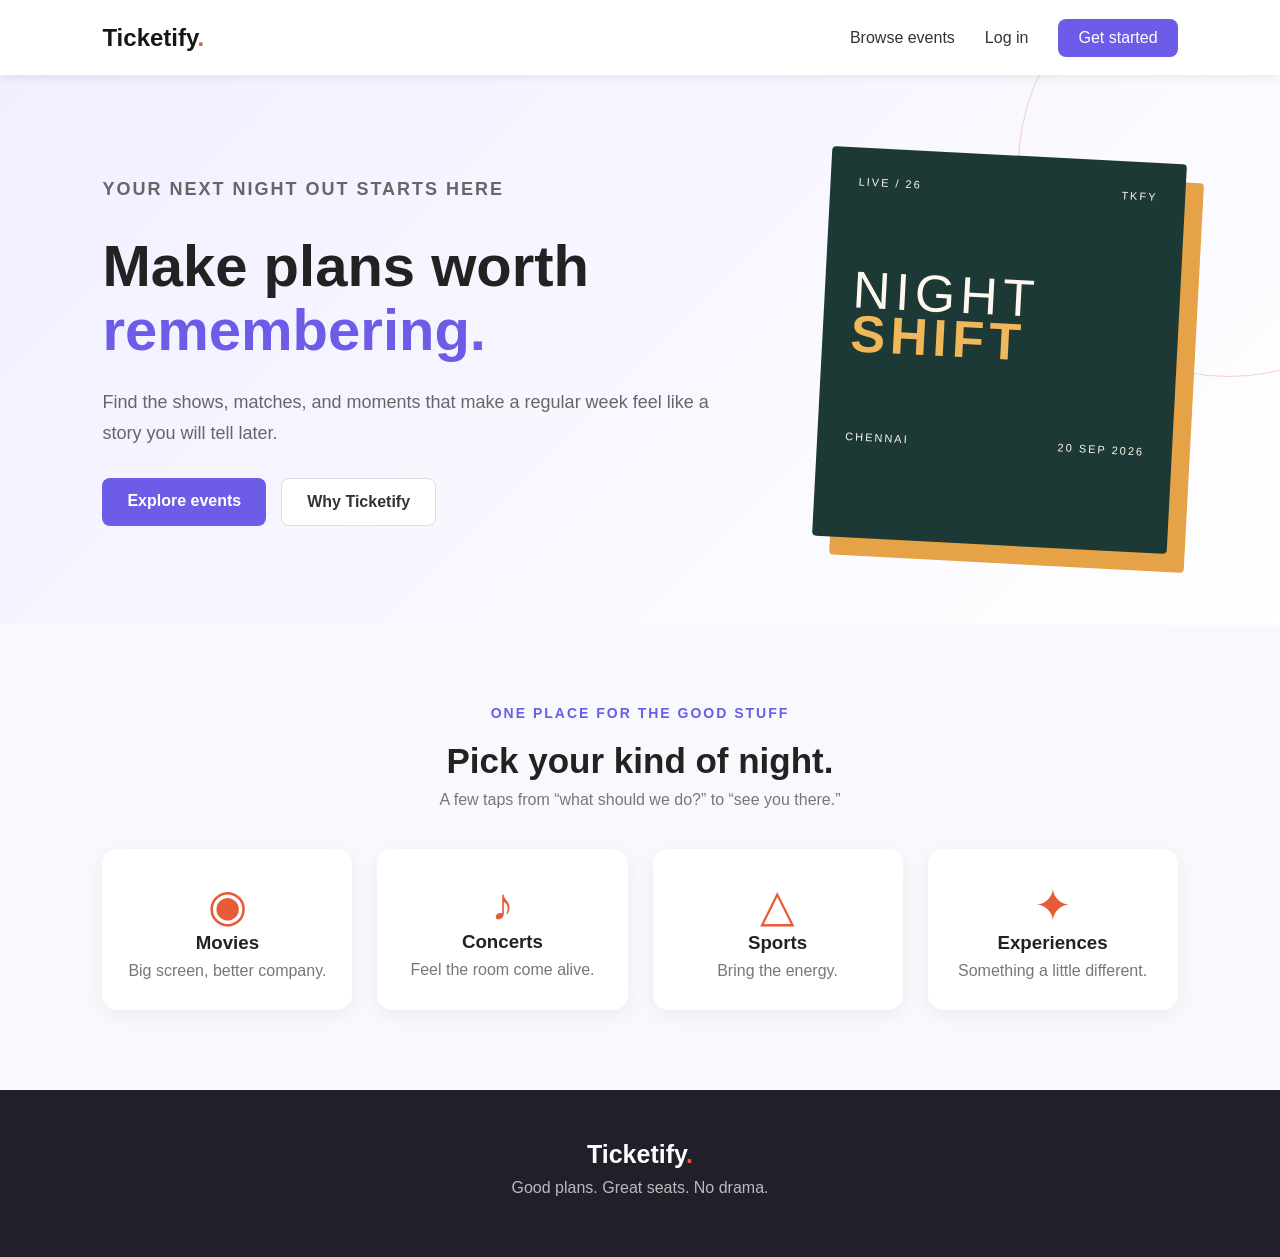
<file: index.html>
<!DOCTYPE html>
<html lang="en">
<head>
    <meta charset="UTF-8">
    <meta name="viewport" content="width=device-width, initial-scale=1.0">
    <link rel="stylesheet" href="css/style.css">
    <title>Ticketify | Live for the moment</title>
</head>
<body>
    <header class="navbar">
        <a class="logo" href="index.html">Ticketify<span>.</span></a>
        <nav>
            <a href="events.html">Browse events</a>
            <a href="login.html">Log in</a>
            <a href="register.html" class="nav-button">Get started</a>
        </nav>
    </header>

    <main>
        <section class="hero home-hero">
            <div class="hero-content">
                <p class="small-title">YOUR NEXT NIGHT OUT STARTS HERE</p>
                <h1>Make plans worth <span>remembering.</span></h1>
                <p>Find the shows, matches, and moments that make a regular week feel like a story you will tell later.</p>
                <div class="hero-buttons">
                    <a href="events.html" class="primary-button">Explore events</a>
                    <a href="#why-ticketify" class="secondary-button">Why Ticketify</a>
                </div>
            </div>
            <div class="hero-ticket" aria-label="Featured event preview">
                <div class="ticket-top"><span>LIVE / 26</span><span>TKFY</span></div>
                <div class="ticket-art">NIGHT<br><strong>SHIFT</strong></div>
                <div class="ticket-meta"><span>CHENNAI</span><span>20 SEP 2026</span></div>
            </div>
        </section>

        <section class="categories" id="why-ticketify">
            <p class="small-title">ONE PLACE FOR THE GOOD STUFF</p>
            <h2>Pick your kind of night.</h2>
            <p class="section-description">A few taps from “what should we do?” to “see you there.”</p>
            <div class="category-container">
                <a class="category-card" href="events.html?category=Movies"><span class="category-icon">◉</span><h3>Movies</h3><p>Big screen, better company.</p></a>
                <a class="category-card" href="events.html?category=Concerts"><span class="category-icon">♪</span><h3>Concerts</h3><p>Feel the room come alive.</p></a>
                <a class="category-card" href="events.html?category=Sports"><span class="category-icon">△</span><h3>Sports</h3><p>Bring the energy.</p></a>
                <a class="category-card" href="events.html?category=Events"><span class="category-icon">✦</span><h3>Experiences</h3><p>Something a little different.</p></a>
            </div>
        </section>
    </main>

    <footer><h3>Ticketify<span>.</span></h3><p>Good plans. Great seats. No drama.</p></footer>
</body>
</html>
</file>
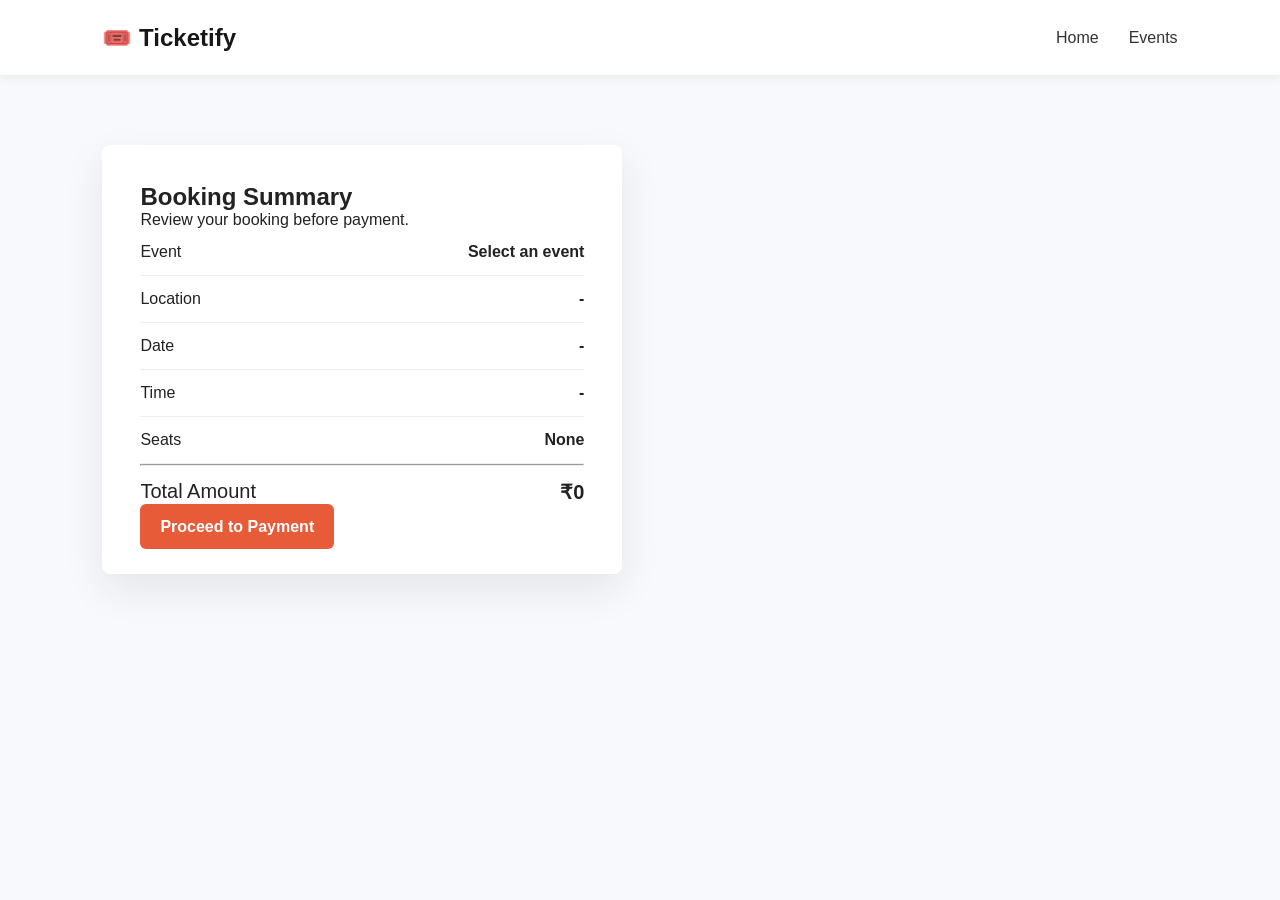
<file: booking.html>
<!DOCTYPE html>
<html lang="en">

<head>

    <meta charset="UTF-8">

    <meta name="viewport" content="width=device-width, initial-scale=1.0">

    <title>Booking Summary - Ticketify</title>

    <link rel="stylesheet" href="css/style.css">

</head>

<body>


<header class="navbar">

    <div class="logo">🎟️ Ticketify</div>

    <nav>

        <a href="index.html">Home</a>
        <a href="events.html">Events</a>

    </nav>

</header>



<section class="booking-section">

    <div class="booking-card">

        <h1>Booking Summary</h1>

        <p>Review your booking before payment.</p>


        <div class="summary-row">

            <span>Event</span>

            <strong id="bookingEvent">Movie Night</strong>

        </div>


        <div class="summary-row">

            <span>Location</span>

            <strong id="bookingLocation">Chennai</strong>

        </div>


        <div class="summary-row">

            <span>Date</span>

            <strong id="bookingDate">20 September 2026</strong>

        </div>


        <div class="summary-row">

            <span>Time</span>

            <strong id="bookingTime">7:00 PM</strong>

        </div>


        <div class="summary-row">

            <span>Seats</span>

            <strong id="bookingSeats">None</strong>

        </div>


        <hr>


        <div class="summary-total">

            <span>Total Amount</span>

            <strong id="bookingTotal">₹0</strong>

        </div>


        <a href="payment.html" class="form-button">
            Proceed to Payment
        </a>

    </div>

</section>

<script>
    const booking = JSON.parse(localStorage.getItem("booking") || "{}");
    const seats = JSON.parse(localStorage.getItem("selectedSeats") || "[]");
    const total = seats.length * (Number(booking.price) || 0);
    document.getElementById("bookingEvent").textContent = booking.title || "Select an event";
    document.getElementById("bookingLocation").textContent = booking.location || "-";
    document.getElementById("bookingDate").textContent = booking.date || "-";
    document.getElementById("bookingTime").textContent = booking.time || "-";
    document.getElementById("bookingSeats").textContent = seats.join(", ") || "None";
    document.getElementById("bookingTotal").textContent = `₹${total}`;
    if (!seats.length) document.querySelector(".form-button").style.pointerEvents = "none";
</script>


</body>
</html>
</file>
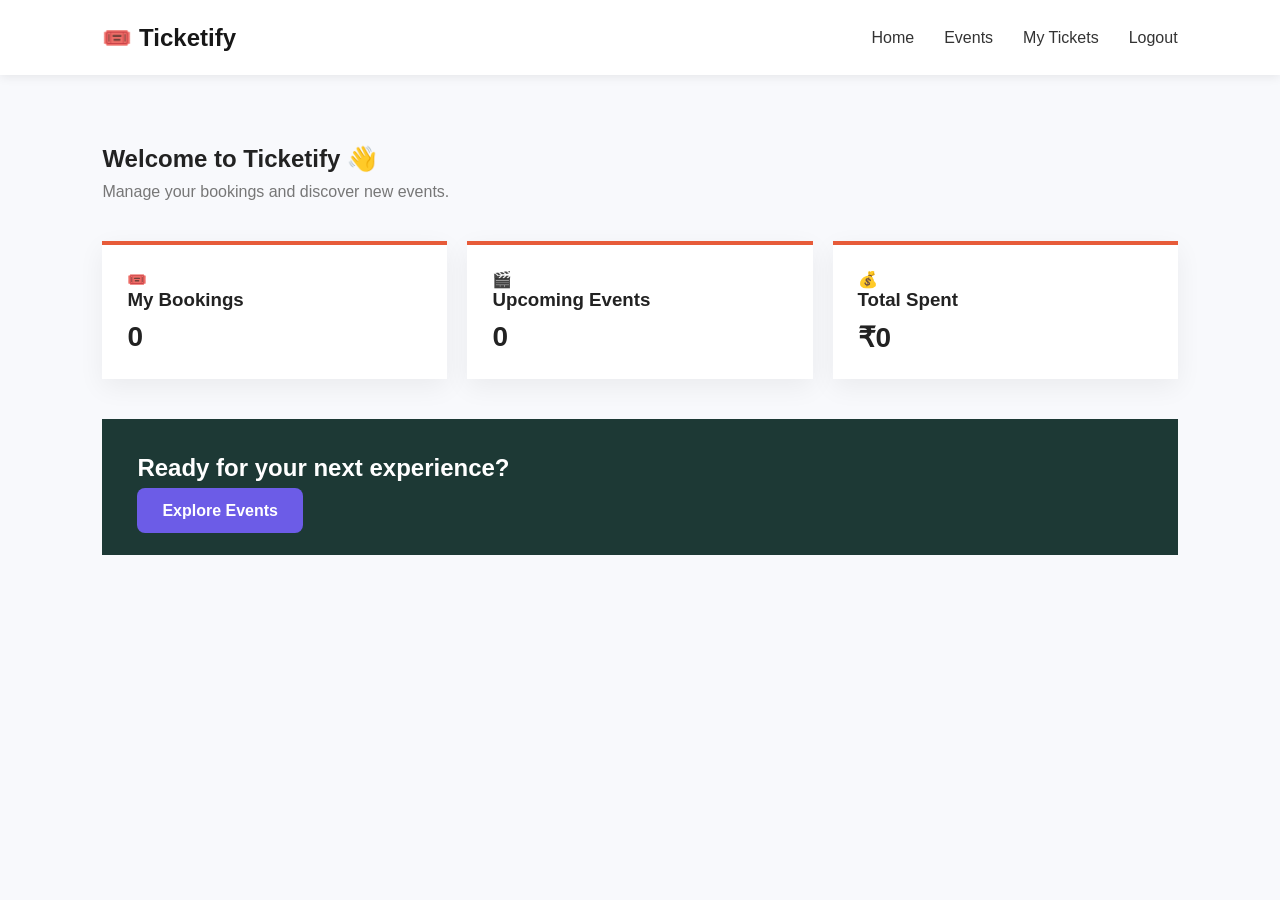
<file: dashboard.html>
<!DOCTYPE html>
<html lang="en">

<head>

    <meta charset="UTF-8">

    <meta name="viewport" content="width=device-width, initial-scale=1.0">

    <title>Dashboard - Ticketify</title>

    <link rel="stylesheet" href="css/style.css">

</head>

<body>


<header class="navbar">

    <div class="logo">🎟️ Ticketify</div>

    <nav>

        <a href="index.html">Home</a>

        <a href="events.html">Events</a>

        <a href="ticket.html">My Tickets</a>

        <a href="login.html">Logout</a>

    </nav>

</header>



<section class="dashboard">

    <h1>Welcome to Ticketify 👋</h1>

    <p>Manage your bookings and discover new events.</p>


    <div class="dashboard-cards">


        <div class="dashboard-card">

            <div class="dashboard-icon">🎟️</div>

            <h3>My Bookings</h3>

            <p id="bookingCount">0</p>

        </div>


        <div class="dashboard-card">

            <div class="dashboard-icon">🎬</div>

            <h3>Upcoming Events</h3>

            <p id="upcomingCount">0</p>

        </div>


        <div class="dashboard-card">

            <div class="dashboard-icon">💰</div>

            <h3>Total Spent</h3>

            <p id="totalSpent">₹0</p>

        </div>


    </div>


    <div class="dashboard-action">

        <h2>Ready for your next experience?</h2>

        <a href="events.html" class="primary-button">
            Explore Events
        </a>

    </div>

</section>

<script>
    const userName = localStorage.getItem("userName");
    const confirmed = JSON.parse(localStorage.getItem("confirmedBooking") || "null");
    if (userName) document.querySelector(".dashboard > p").textContent = `Good to see you, ${userName}. Your next plan is close.`;
    if (confirmed) {
        document.getElementById("bookingCount").textContent = "1";
        document.getElementById("upcomingCount").textContent = "1";
        document.getElementById("totalSpent").textContent = `₹${confirmed.total}`;
    }
</script>


</body>
</html>
</file>
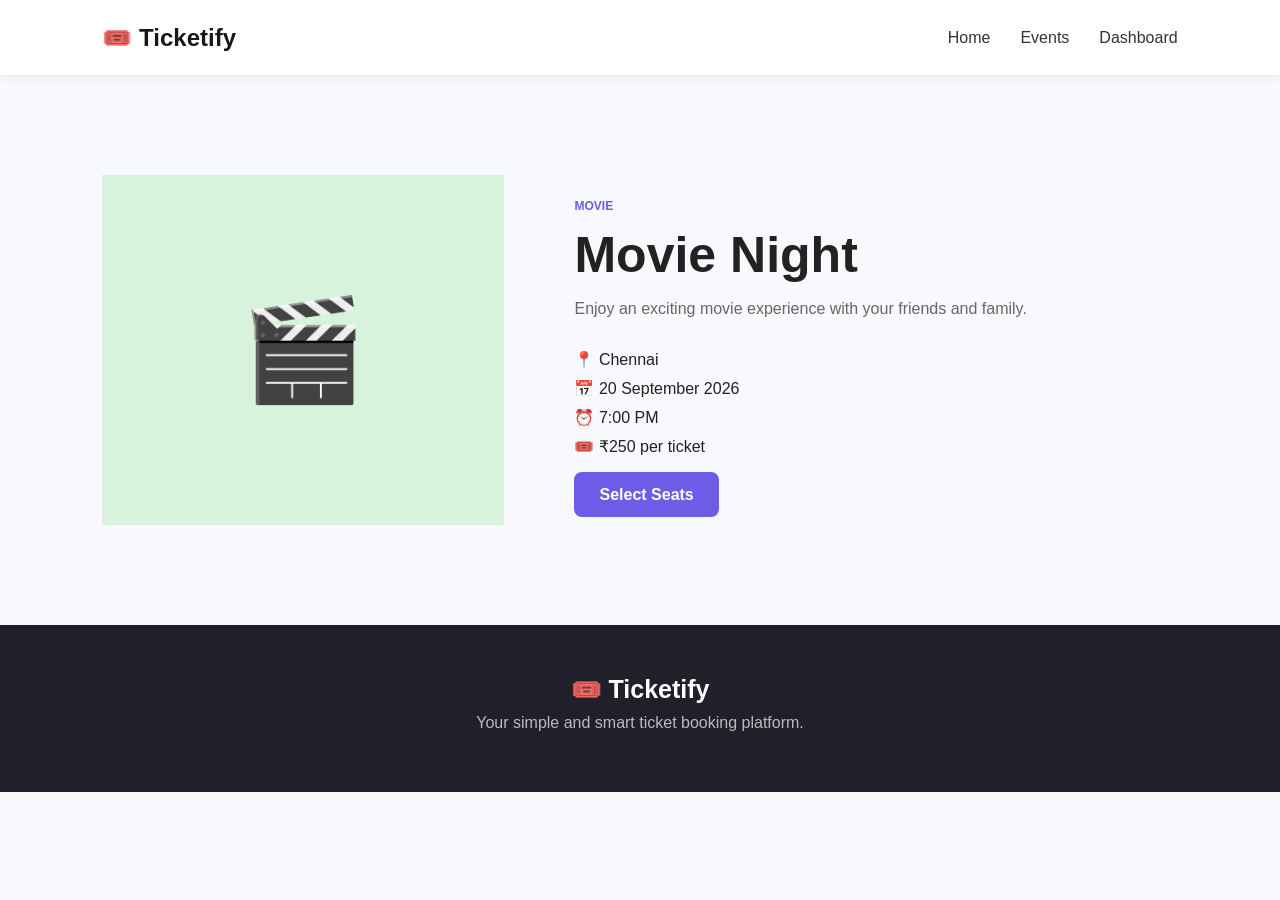
<file: events-details.html>
<!DOCTYPE html>
<html lang="en">

<head>

    <meta charset="UTF-8">

    <meta name="viewport" content="width=device-width, initial-scale=1.0">

    <title>Event Details - Ticketify</title>

    <link rel="stylesheet" href="css/style.css">

</head>

<body>


<header class="navbar">

    <div class="logo">🎟️ Ticketify</div>

    <nav>

        <a href="index.html">Home</a>
        <a href="events.html">Events</a>
        <a href="dashboard.html">Dashboard</a>

    </nav>

</header>



<section class="details-section">

    <div class="details-image">
        🎬
    </div>


    <div class="details-content">

        <span class="event-category">
            MOVIE
        </span>

        <h1>Movie Night</h1>

        <p class="details-description">
            Enjoy an exciting movie experience with your friends
            and family.
        </p>


        <div class="details-info">

            <p>📍 Chennai</p>

            <p>📅 20 September 2026</p>

            <p>⏰ 7:00 PM</p>

            <p>🎟️ ₹250 per ticket</p>

        </div>


        <a href="seats.html" class="primary-button" id="selectSeatsLink">
            Select Seats
        </a>

    </div>

</section>

<script>
    const events = {
        movie: { category: "MOVIE", title: "Movie Night", description: "Enjoy an exciting movie experience with your friends and family.", location: "Chennai", date: "20 September 2026", time: "7:00 PM", price: 250, icon: "🎬" },
        concert: { category: "CONCERT", title: "Music Festival", description: "A full evening of live music, bright lights, and unforgettable sets.", location: "Chennai", date: "25 September 2026", time: "6:30 PM", price: 500, icon: "🎵" },
        sports: { category: "SPORTS", title: "Cricket Match", description: "Catch the action live and cheer for every boundary from the stands.", location: "Chennai", date: "30 September 2026", time: "4:00 PM", price: 300, icon: "🏏" }
    };
    const event = events[new URLSearchParams(window.location.search).get("event")] || events.movie;
    document.querySelector(".event-category").textContent = event.category;
    document.querySelector(".details-image").textContent = event.icon;
    document.querySelector(".details-content h1").textContent = event.title;
    document.querySelector(".details-description").textContent = event.description;
    document.querySelector(".details-info").innerHTML = `<p>📍 ${event.location}</p><p>📅 ${event.date}</p><p>⏰ ${event.time}</p><p>🎟️ ₹${event.price} per ticket</p>`;
    document.title = `${event.title} - Ticketify`;
    localStorage.setItem("booking", JSON.stringify(event));
</script>



<footer>

    <h3>🎟️ Ticketify</h3>

    <p>Your simple and smart ticket booking platform.</p>

</footer>


</body>
</html>
</file>
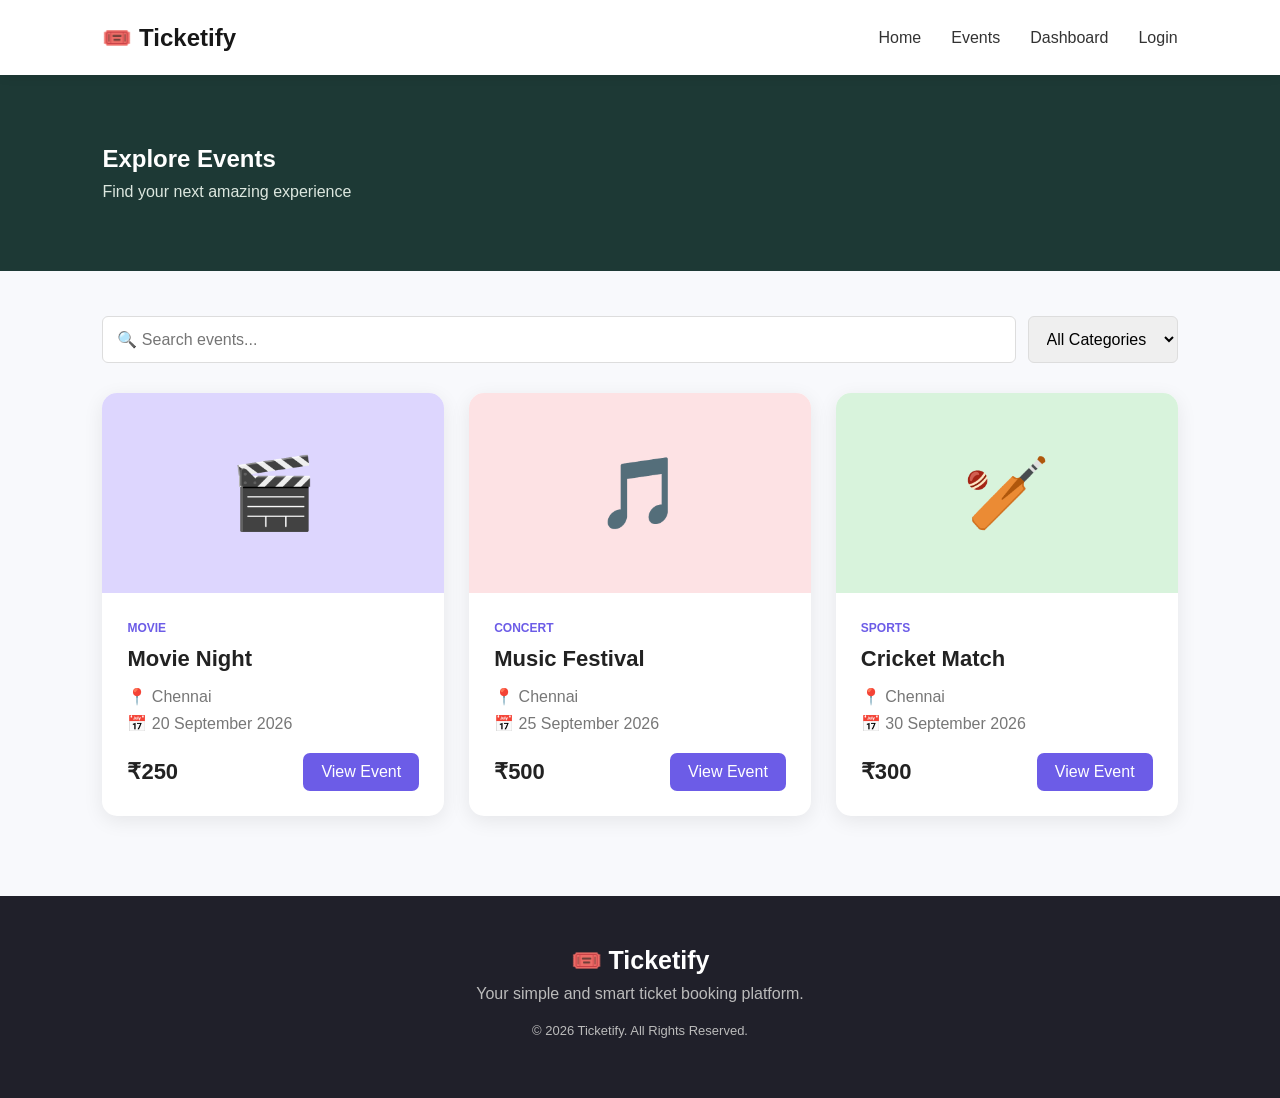
<file: events.html>
<!DOCTYPE html>
<html lang="en">

<head>

    <meta charset="UTF-8">

    <meta name="viewport" content="width=device-width, initial-scale=1.0">

    <title>Events - Ticketify</title>

    <link rel="stylesheet" href="css/style.css">

</head>

<body>


<header class="navbar">

    <div class="logo">
        🎟️ Ticketify
    </div>

    <nav>

        <a href="index.html">Home</a>

        <a href="events.html">Events</a>

        <a href="dashboard.html">Dashboard</a>

        <a href="login.html">Login</a>

    </nav>

</header>



<section class="page-header">

    <h1>Explore Events</h1>

    <p>Find your next amazing experience</p>

</section>



<section class="events-page">

    <div class="search-box">

        <input
            type="text"
            placeholder="🔍 Search events..."
            id="searchEvent"
        >

        <select>

            <option>All Categories</option>

            <option>Movies</option>

            <option>Concerts</option>

            <option>Sports</option>

            <option>Events</option>

        </select>

    </div>



    <div class="event-container">


        <div class="event-card">

            <div class="event-image movie-image">
                🎬
            </div>

            <div class="event-content">

                <span class="event-category">
                    MOVIE
                </span>

                <h3>Movie Night</h3>

                <p>📍 Chennai</p>

                <p>📅 20 September 2026</p>

                <div class="event-bottom">

                    <strong>₹250</strong>

                    <a href="events-details.html?event=movie">
                        View Event
                    </a>

                </div>

            </div>

        </div>



        <div class="event-card">

            <div class="event-image concert-image">
                🎵
            </div>

            <div class="event-content">

                <span class="event-category">
                    CONCERT
                </span>

                <h3>Music Festival</h3>

                <p>📍 Chennai</p>

                <p>📅 25 September 2026</p>

                <div class="event-bottom">

                    <strong>₹500</strong>

                    <a href="events-details.html?event=concert">
                        View Event
                    </a>

                </div>

            </div>

        </div>



        <div class="event-card">

            <div class="event-image sports-image">
                🏏
            </div>

            <div class="event-content">

                <span class="event-category">
                    SPORTS
                </span>

                <h3>Cricket Match</h3>

                <p>📍 Chennai</p>

                <p>📅 30 September 2026</p>

                <div class="event-bottom">

                    <strong>₹300</strong>

                    <a href="events-details.html?event=sports">
                        View Event
                    </a>

                </div>

            </div>

        </div>


    </div>

</section>


<footer>

    <h3>🎟️ Ticketify</h3>

    <p>Your simple and smart ticket booking platform.</p>

    <p class="copyright">
        © 2026 Ticketify. All Rights Reserved.
    </p>

</footer>


</body>
</html>
</file>
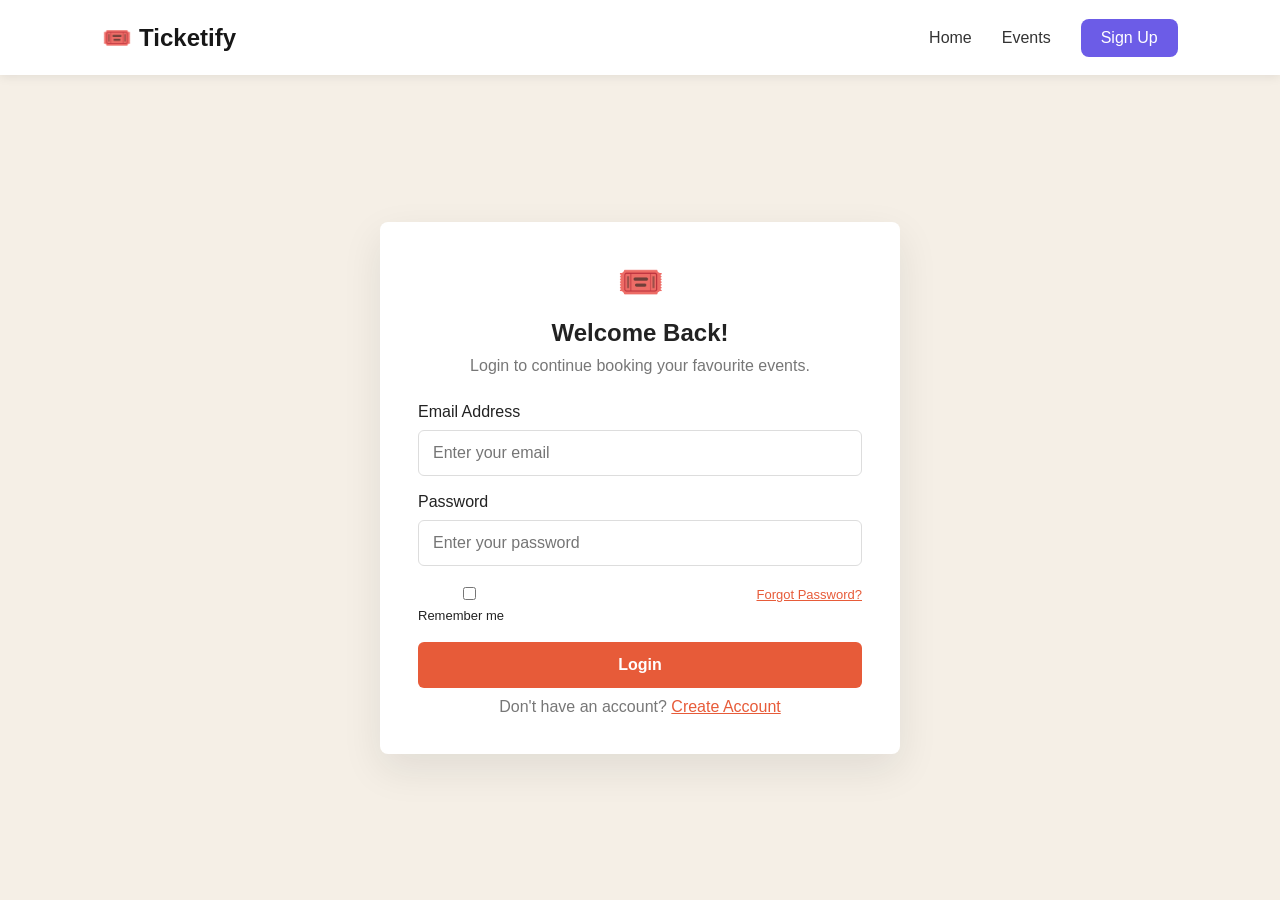
<file: login.html>
<!DOCTYPE html>
<html lang="en">
<head>
    <meta charset="UTF-8">
    <meta name="viewport" content="width=device-width, initial-scale=1.0">
    <title>Login - Ticketify</title>
    <link rel="stylesheet" href="css/style.css">
</head>

<body>

<header class="navbar">
    <div class="logo">🎟️ Ticketify</div>

    <nav>
        <a href="index.html">Home</a>
        <a href="events.html">Events</a>
        <a href="register.html" class="nav-button">Sign Up</a>
    </nav>
</header>

<section class="form-section">

    <div class="form-card">

        <div class="form-icon">🎟️</div>

        <h1>Welcome Back!</h1>

        <p>Login to continue booking your favourite events.</p>

        <form onsubmit="loginUser(event)">

            <label>Email Address</label>
            <input type="email" id="loginEmail" placeholder="Enter your email" required>

            <label>Password</label>
            <input type="password" id="loginPassword" placeholder="Enter your password" required>

            <div class="form-options">
                <label class="checkbox">
                    <input type="checkbox">
                    Remember me
                </label>

                <a href="#">Forgot Password?</a>
            </div>

            <button type="submit" class="form-button">
                Login
            </button>

        </form>

        <p class="form-footer">
            Don't have an account?
            <a href="register.html">Create Account</a>
        </p>

    </div>

</section>

<script src="auth.js"></script>

</body>
</html>
</file>
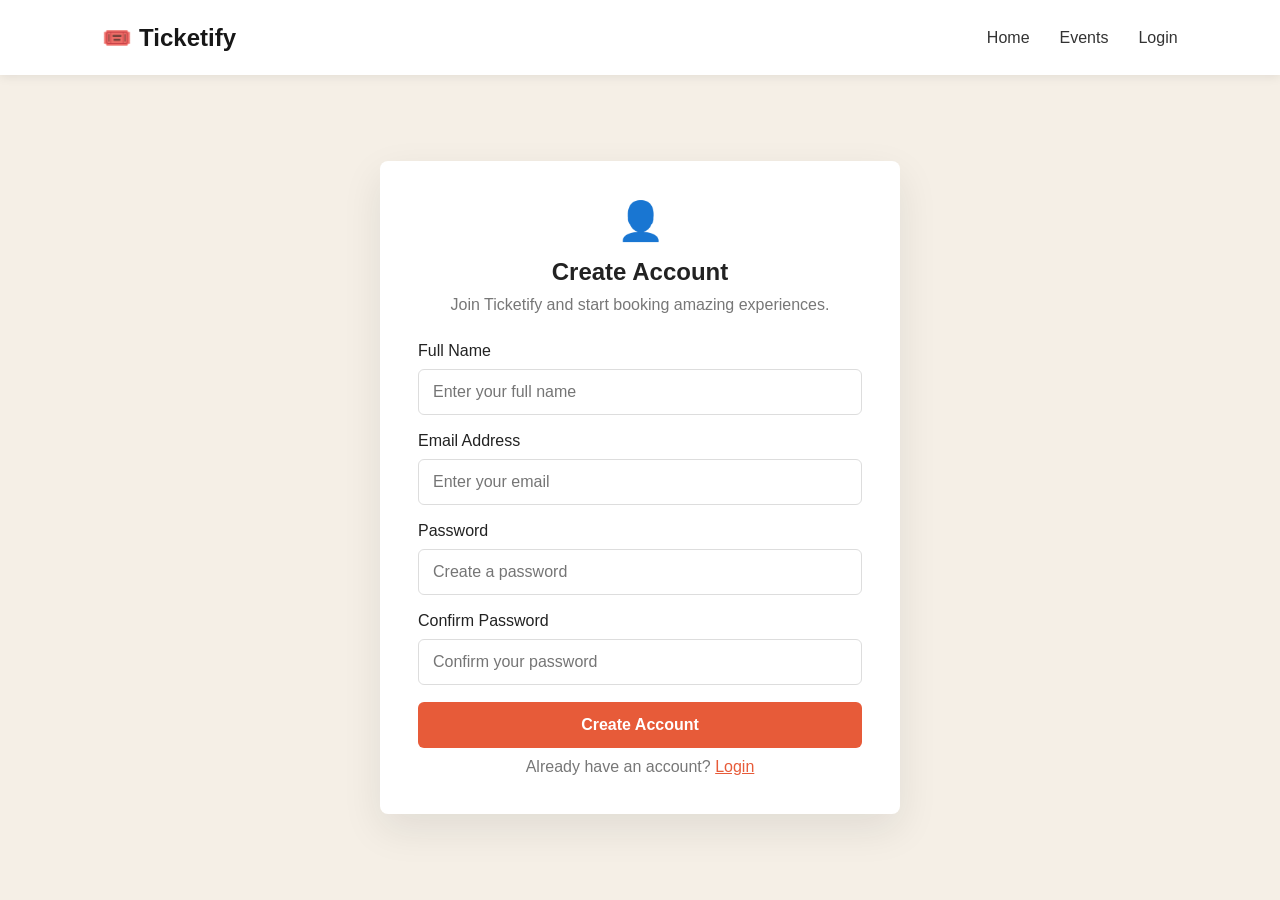
<file: register.html>
<!DOCTYPE html>
<html lang="en">
<head>
    <meta charset="UTF-8">
    <meta name="viewport" content="width=device-width, initial-scale=1.0">

    <title>Register - Ticketify</title>

    <link rel="stylesheet" href="css/style.css">
</head>

<body>

<header class="navbar">

    <div class="logo">
        🎟️ Ticketify
    </div>

    <nav>
        <a href="index.html">Home</a>
        <a href="events.html">Events</a>
        <a href="login.html">Login</a>
    </nav>

</header>


<section class="form-section">

    <div class="form-card">

        <div class="form-icon">👤</div>

        <h1>Create Account</h1>

        <p>Join Ticketify and start booking amazing experiences.</p>

        <form onsubmit="registerUser(event)">

            <label>Full Name</label>

            <input
                type="text"
                id="name"
                placeholder="Enter your full name"
                required
            >


            <label>Email Address</label>

            <input
                type="email"
                id="email"
                placeholder="Enter your email"
                required
            >


            <label>Password</label>

            <input
                type="password"
                id="password"
                placeholder="Create a password"
                required
            >


            <label>Confirm Password</label>

            <input
                type="password"
                id="confirmPassword"
                placeholder="Confirm your password"
                required
            >


            <button type="submit" class="form-button">
                Create Account
            </button>

        </form>


        <p class="form-footer">

            Already have an account?

            <a href="login.html">
                Login
            </a>

        </p>

    </div>

</section>


<script src="auth.js"></script>

</body>
</html>
</file>
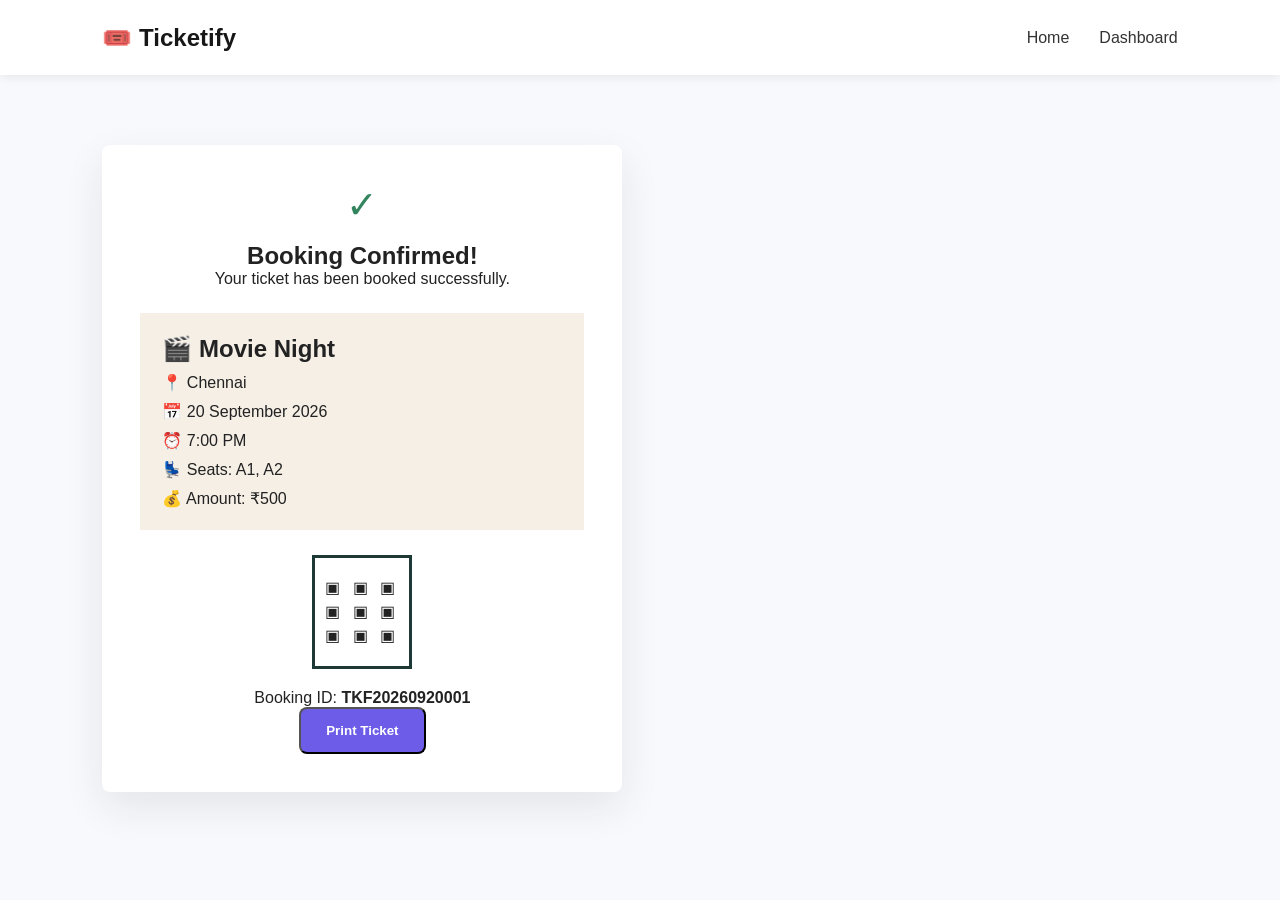
<file: ticket.html>
<!DOCTYPE html>
<html lang="en">

<head>

    <meta charset="UTF-8">

    <meta name="viewport" content="width=device-width, initial-scale=1.0">

    <title>My Ticket - Ticketify</title>

    <link rel="stylesheet" href="css/style.css">

</head>

<body>


<header class="navbar">

    <div class="logo">🎟️ Ticketify</div>

    <nav>

        <a href="index.html">Home</a>
        <a href="dashboard.html">Dashboard</a>

    </nav>

</header>



<section class="ticket-section">

    <div class="ticket-card">

        <div class="success-icon">
            ✓
        </div>

        <h1>Booking Confirmed!</h1>

        <p>Your ticket has been booked successfully.</p>


        <div class="ticket-info">

            <h2 id="ticketEvent">🎬 Movie Night</h2>

            <p id="ticketLocation">📍 Chennai</p>

            <p id="ticketDate">📅 20 September 2026</p>

            <p id="ticketTime">⏰ 7:00 PM</p>

            <p id="ticketSeats">💺 Seats: A1, A2</p>

            <p id="ticketAmount">💰 Amount: ₹500</p>

        </div>


        <div class="qr-code">
            ▣ ▣ ▣<br>
            ▣ ▣ ▣<br>
            ▣ ▣ ▣
        </div>


        <p>
            Booking ID: <strong id="ticketId">TKF20260920001</strong>
        </p>


        <button onclick="window.print()" class="primary-button">
            Print Ticket
        </button>

    </div>

</section>

<script>
    const ticket = JSON.parse(localStorage.getItem("confirmedBooking") || "{}");
    if (ticket.title) {
        document.getElementById("ticketEvent").textContent = `${ticket.icon || "🎟️"} ${ticket.title}`;
        document.getElementById("ticketLocation").textContent = `📍 ${ticket.location}`;
        document.getElementById("ticketDate").textContent = `📅 ${ticket.date}`;
        document.getElementById("ticketTime").textContent = `⏰ ${ticket.time}`;
        document.getElementById("ticketSeats").textContent = `💺 Seats: ${ticket.seats.join(", ")}`;
        document.getElementById("ticketAmount").textContent = `💰 Amount: ₹${ticket.total}`;
        document.getElementById("ticketId").textContent = ticket.id;
    }
</script>


</body>
</html>
</file>
<file: css/style.css>
/* =========================
   GENERAL
========================= */

* {
    margin: 0;
    padding: 0;
    box-sizing: border-box;
}

html {
    scroll-behavior: smooth;
}

body {
    font-family: Arial, sans-serif;
    background: #f8f9fc;
    color: #222;
}

.logo {
    color: #171717;
    text-decoration: none;
}

.logo span, footer span {
    color: #e75b39;
}

.home-hero {
    justify-content: space-between;
    gap: 70px;
    background: #f5efe6;
    position: relative;
    overflow: hidden;
}

.home-hero::after {
    content: "";
    position: absolute;
    width: 420px;
    height: 420px;
    border: 1px solid rgba(231, 91, 57, 0.28);
    border-radius: 50%;
    right: -160px;
    top: -120px;
}

.hero-ticket {
    width: min(370px, 100%);
    min-height: 390px;
    padding: 28px;
    color: #fff8ef;
    background: #1d3935;
    border-radius: 4px;
    box-shadow: 18px 18px 0 #e5a247;
    transform: rotate(3deg);
    z-index: 1;
}

.ticket-top, .ticket-meta {
    display: flex;
    justify-content: space-between;
    font-size: 11px;
    letter-spacing: 2px;
}

.ticket-art {
    margin: 80px 0 75px;
    font-size: 52px;
    line-height: .85;
    letter-spacing: 5px;
}

.ticket-art strong { color: #f0b85b; }
.category-card { text-decoration: none; color: inherit; }
.category-card .category-icon { color: #e75b39; }

@media (max-width: 600px) {
    .home-hero { gap: 42px; }
    .hero-ticket { transform: rotate(1deg); box-shadow: 10px 10px 0 #e5a247; }
    .ticket-art { margin: 55px 0; }
}


/* =========================
   NAVBAR
========================= */

.navbar {
    height: 75px;
    display: flex;
    justify-content: space-between;
    align-items: center;

    padding: 0 8%;

    background: white;

    box-shadow: 0 2px 10px rgba(0, 0, 0, 0.08);

    position: sticky;
    top: 0;
    z-index: 1000;
}

.logo {
    font-size: 24px;
    font-weight: bold;
}

.navbar nav {
    display: flex;
    align-items: center;
    gap: 30px;
}

.navbar nav a {
    text-decoration: none;
    color: #333;
    font-weight: 500;
}

.navbar nav a:hover {
    color: #6c5ce7;
}

.nav-button {
    background: #6c5ce7;
    color: white !important;

    padding: 10px 20px;

    border-radius: 8px;
}


/* =========================
   HERO
========================= */

.hero {
    min-height: 550px;

    display: flex;
    align-items: center;

    padding: 80px 8%;

    background: linear-gradient(
        135deg,
        #f1efff,
        #ffffff
    );
}

.hero-content {
    max-width: 650px;
}

.small-title {
    color: #6c5ce7;
    font-size: 14px;
    font-weight: bold;
    letter-spacing: 2px;

    margin-bottom: 20px;
}

.hero h1 {
    font-size: 58px;
    line-height: 1.1;

    margin-bottom: 25px;
}

        .page-header, .seat-section, .booking-section, .ticket-section, .dashboard, .details-section, .form-section {
            padding: 70px 8%;
        }

        .page-header { background: #1d3935; color: white; }
        .page-header p, .form-card > p, .dashboard > p { color: #777; margin-top: 10px; }
        .page-header p { color: #dce7df; }
        .events-page { padding: 45px 8% 80px; }
        .search-box { display: flex; gap: 12px; margin-bottom: 30px; }
        .search-box input, .search-box select, .form-card input { border: 1px solid #ddd; border-radius: 6px; padding: 13px 14px; font: inherit; }
        .search-box input { flex: 1; }
        .form-section { min-height: calc(100vh - 75px); display: grid; place-items: center; background: #f5efe6; }
        .form-card, .booking-card, .ticket-card { width: min(520px, 100%); background: white; padding: 38px; border-radius: 8px; box-shadow: 0 15px 40px rgba(23, 30, 28, .09); }
        .form-card { text-align: center; }
        .form-icon, .success-icon { font-size: 38px; margin-bottom: 15px; }
        .form-card form { display: grid; gap: 9px; text-align: left; margin-top: 28px; }
        .form-card input { width: 100%; margin-bottom: 8px; }
        .form-button { border: 0; border-radius: 6px; padding: 14px 20px; background: #e75b39; color: white; font: inherit; font-weight: bold; text-decoration: none; text-align: center; cursor: pointer; }
        .form-footer { margin-top: 22px; }
        .form-footer a, .form-options a { color: #e75b39; }
        .form-options { display: flex; justify-content: space-between; font-size: 13px; margin: 4px 0 10px; }
        .seat-section { text-align: center; }
        .screen { max-width: 480px; margin: 35px auto; padding: 10px; background: #d8ddd8; letter-spacing: 3px; font-size: 12px; }
        .seat-container { max-width: 360px; margin: 0 auto; display: grid; grid-template-columns: repeat(4, 1fr); gap: 12px; }
        .seat { padding: 13px 8px; border: 1px solid #c5d1c8; border-radius: 5px; background: white; cursor: pointer; }
        .seat.selected { background: #1d3935; color: white; border-color: #1d3935; }
        .seat-summary { margin: 35px auto 0; max-width: 360px; display: grid; gap: 12px; }
        .summary-row, .summary-total { display: flex; justify-content: space-between; gap: 20px; padding: 14px 0; border-bottom: 1px solid #eee; }
        .summary-total { font-size: 20px; border-bottom: 0; }
        .details-section { display: grid; grid-template-columns: .8fr 1.2fr; align-items: center; gap: 70px; min-height: 550px; }
        .details-image { min-height: 350px; display: grid; place-items: center; font-size: 100px; background: #d8f3dc; }
        .details-content h1 { font-size: 50px; margin: 12px 0; }
        .details-description { color: #666; line-height: 1.6; max-width: 500px; margin-bottom: 28px; }
        .details-info { display: grid; gap: 10px; margin-bottom: 30px; }
        .dashboard-cards { display: grid; grid-template-columns: repeat(3, 1fr); gap: 20px; margin: 40px 0; }
        .dashboard-card { padding: 25px; background: white; border-top: 4px solid #e75b39; box-shadow: 0 8px 25px rgba(0,0,0,.06); }
        .dashboard-card p { font-size: 28px; font-weight: bold; margin-top: 10px; }
        .dashboard-action { padding: 35px; background: #1d3935; color: white; }
        .dashboard-action h2 { margin-bottom: 20px; }
        .ticket-card { text-align: center; }
        .success-icon { color: #31845d; }
        .ticket-info { margin: 25px 0; padding: 22px; background: #f5efe6; text-align: left; display: grid; gap: 10px; }
        .qr-code { margin: 20px auto; width: 100px; padding: 18px 5px; border: 3px solid #1d3935; letter-spacing: 4px; line-height: 1.5; }

.hero h1 span {
    color: #6c5ce7;
}

.hero p {
    font-size: 18px;
    line-height: 1.7;

    color: #666;

    margin-bottom: 30px;
}

.hero-buttons {
    display: flex;
    gap: 15px;
}

.primary-button,
.secondary-button {
    text-decoration: none;

    padding: 14px 25px;

    border-radius: 8px;

    font-weight: bold;
}

.primary-button {
    background: #6c5ce7;
    color: white;
}

.secondary-button {
    background: white;
    color: #333;

    border: 1px solid #ddd;
}

.primary-button:hover {
    background: #5748c7;
}


/* =========================
   CATEGORIES
========================= */

.categories,
.popular {
    padding: 80px 8%;

    text-align: center;
}

.categories h2,
.popular h2 {
    font-size: 35px;

    margin-bottom: 10px;
}

.section-description {
    color: #777;

    margin-bottom: 40px;
}

.category-container {
    display: grid;

    grid-template-columns:
        repeat(4, 1fr);

    gap: 25px;
}

.category-card {
    background: white;

    padding: 30px 20px;

    border-radius: 15px;

    box-shadow:
        0 5px 20px
        rgba(0, 0, 0, 0.06);

    transition: 0.3s;
}

.category-card:hover {
    transform: translateY(-8px);
}

.category-icon {
    font-size: 45px;

    margin-bottom: 15px;
}

.category-card h3 {
    margin-bottom: 8px;
}

.category-card p {
    color: #777;
}


/* =========================
   EVENTS
========================= */

.popular {
    background: #f1f2f6;
}

.event-container {
    display: grid;

    grid-template-columns:
        repeat(3, 1fr);

    gap: 25px;

    text-align: left;
}

.event-card {
    background: white;

    border-radius: 15px;

    overflow: hidden;

    box-shadow:
        0 5px 20px
        rgba(0, 0, 0, 0.08);

    transition: 0.3s;
}

.event-card:hover {
    transform: translateY(-5px);
}

.event-image {
    height: 200px;

    display: flex;
    align-items: center;
    justify-content: center;

    font-size: 70px;
}

.movie-image {
    background: #ddd6fe;
}

.concert-image {
    background: #fde2e4;
}

.sports-image {
    background: #d8f3dc;
}

.event-content {
    padding: 25px;
}

.event-category {
    color: #6c5ce7;

    font-size: 12px;

    font-weight: bold;
}

.event-content h3 {
    font-size: 22px;

    margin: 10px 0 15px;
}

.event-content p {
    color: #777;

    margin-bottom: 8px;
}

.event-bottom {
    display: flex;

    justify-content: space-between;

    align-items: center;

    margin-top: 20px;
}

.event-bottom strong {
    font-size: 22px;
}

.event-bottom a {
    text-decoration: none;

    background: #6c5ce7;

    color: white;

    padding: 10px 18px;

    border-radius: 7px;
}


/* =========================
   FOOTER
========================= */

footer {
    text-align: center;

    padding: 50px 20px;

    background: #20202a;

    color: white;
}

footer h3 {
    font-size: 25px;

    margin-bottom: 10px;
}

footer p {
    color: #bbb;

    margin-bottom: 10px;
}

.copyright {
    margin-top: 20px;
    font-size: 13px;
}


/* =========================
   RESPONSIVE DESIGN
========================= */

@media (max-width: 900px) {

    .search-box, .details-section { display: block; }
    .search-box select { width: 100%; }
    .details-image { margin-bottom: 35px; }
    .details-content h1 { font-size: 38px; }
    .dashboard-cards { grid-template-columns: 1fr; }
    .category-container {
        grid-template-columns:
            repeat(2, 1fr);
    }

    .event-container {
        grid-template-columns:
            repeat(2, 1fr);
    }

    .hero h1 {
        font-size: 45px;
    }
}


@media (max-width: 600px) {

    .navbar {
        padding: 0 5%;
    }

    .navbar nav {
        gap: 10px;
    }

    .navbar nav a {
        font-size: 13px;
    }

    .category-container,
    .event-container {
        grid-template-columns: 1fr;
    }

    .hero {
        padding: 60px 5%;
    }

    .hero h1 {
        font-size: 38px;
    }

    .hero-buttons {
        flex-direction: column;
    }

    .primary-button,
    .secondary-button {
        text-align: center;
    }
}
</file>
